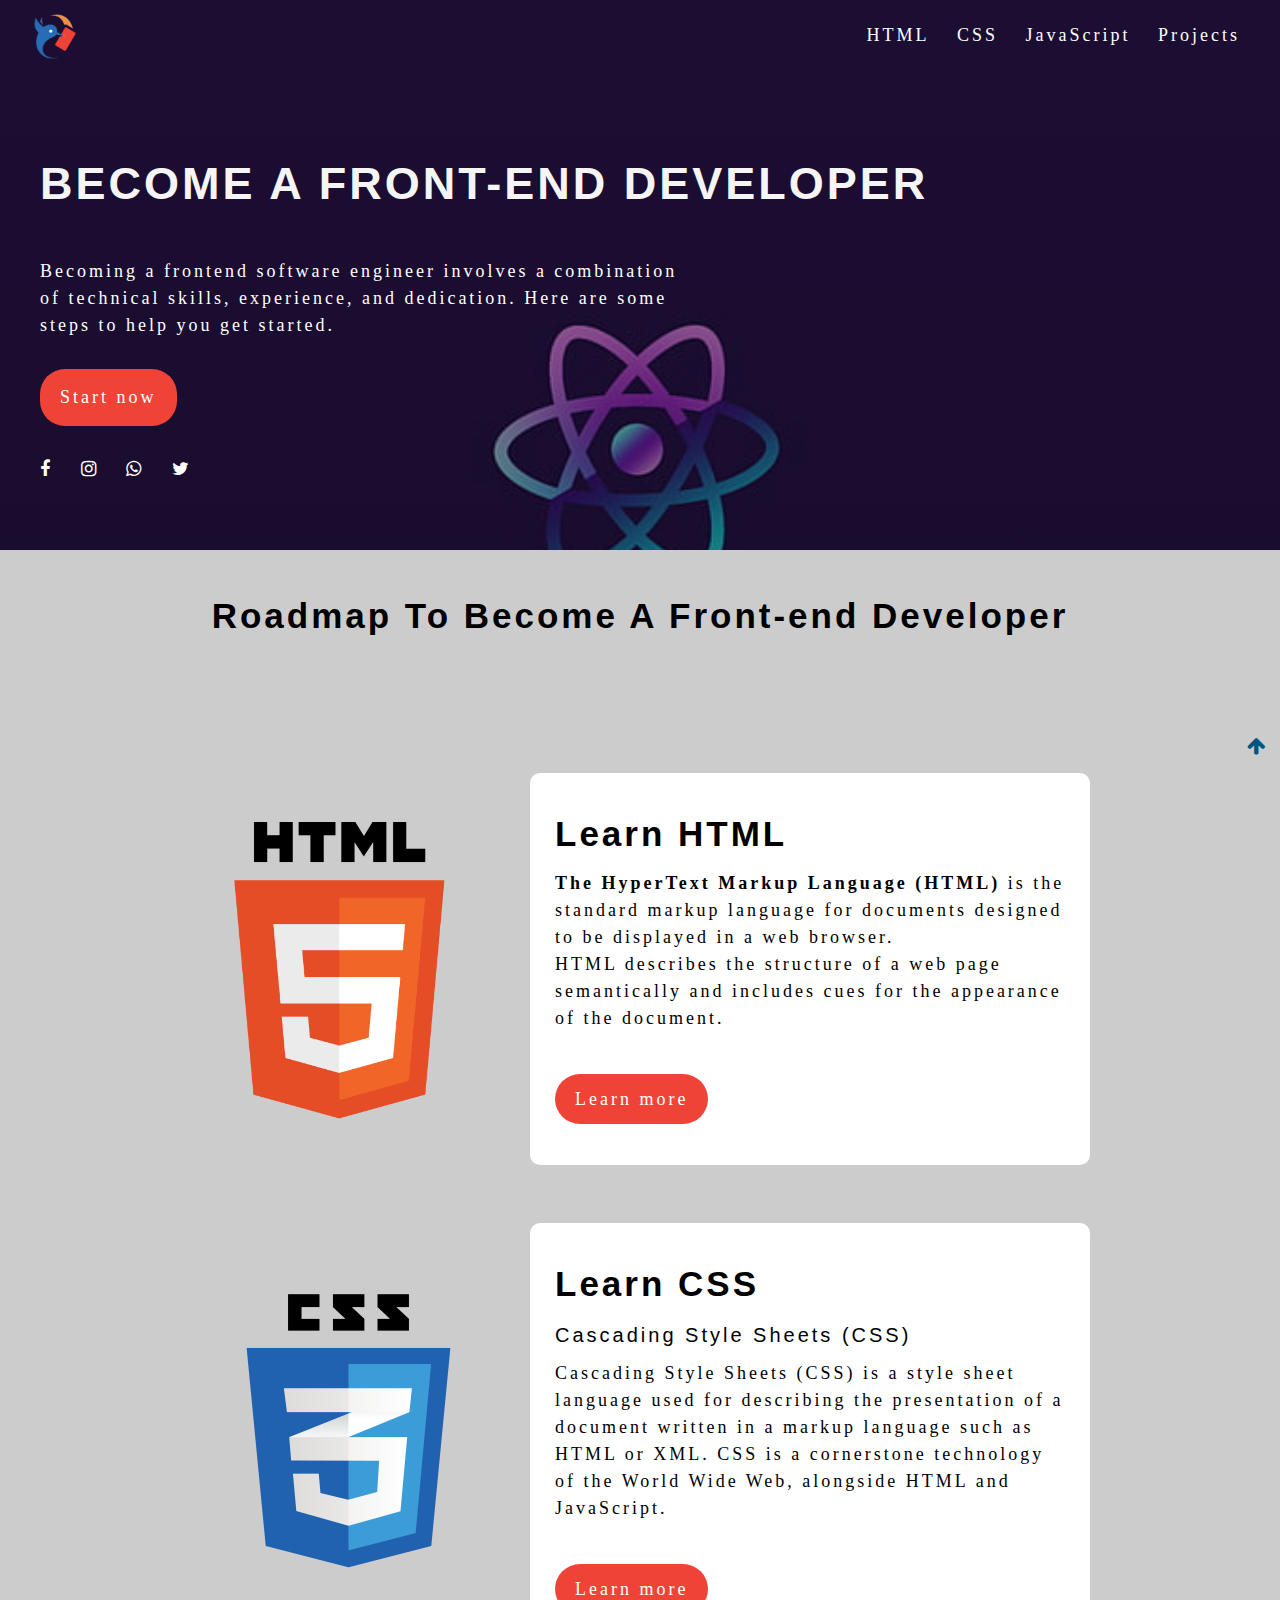
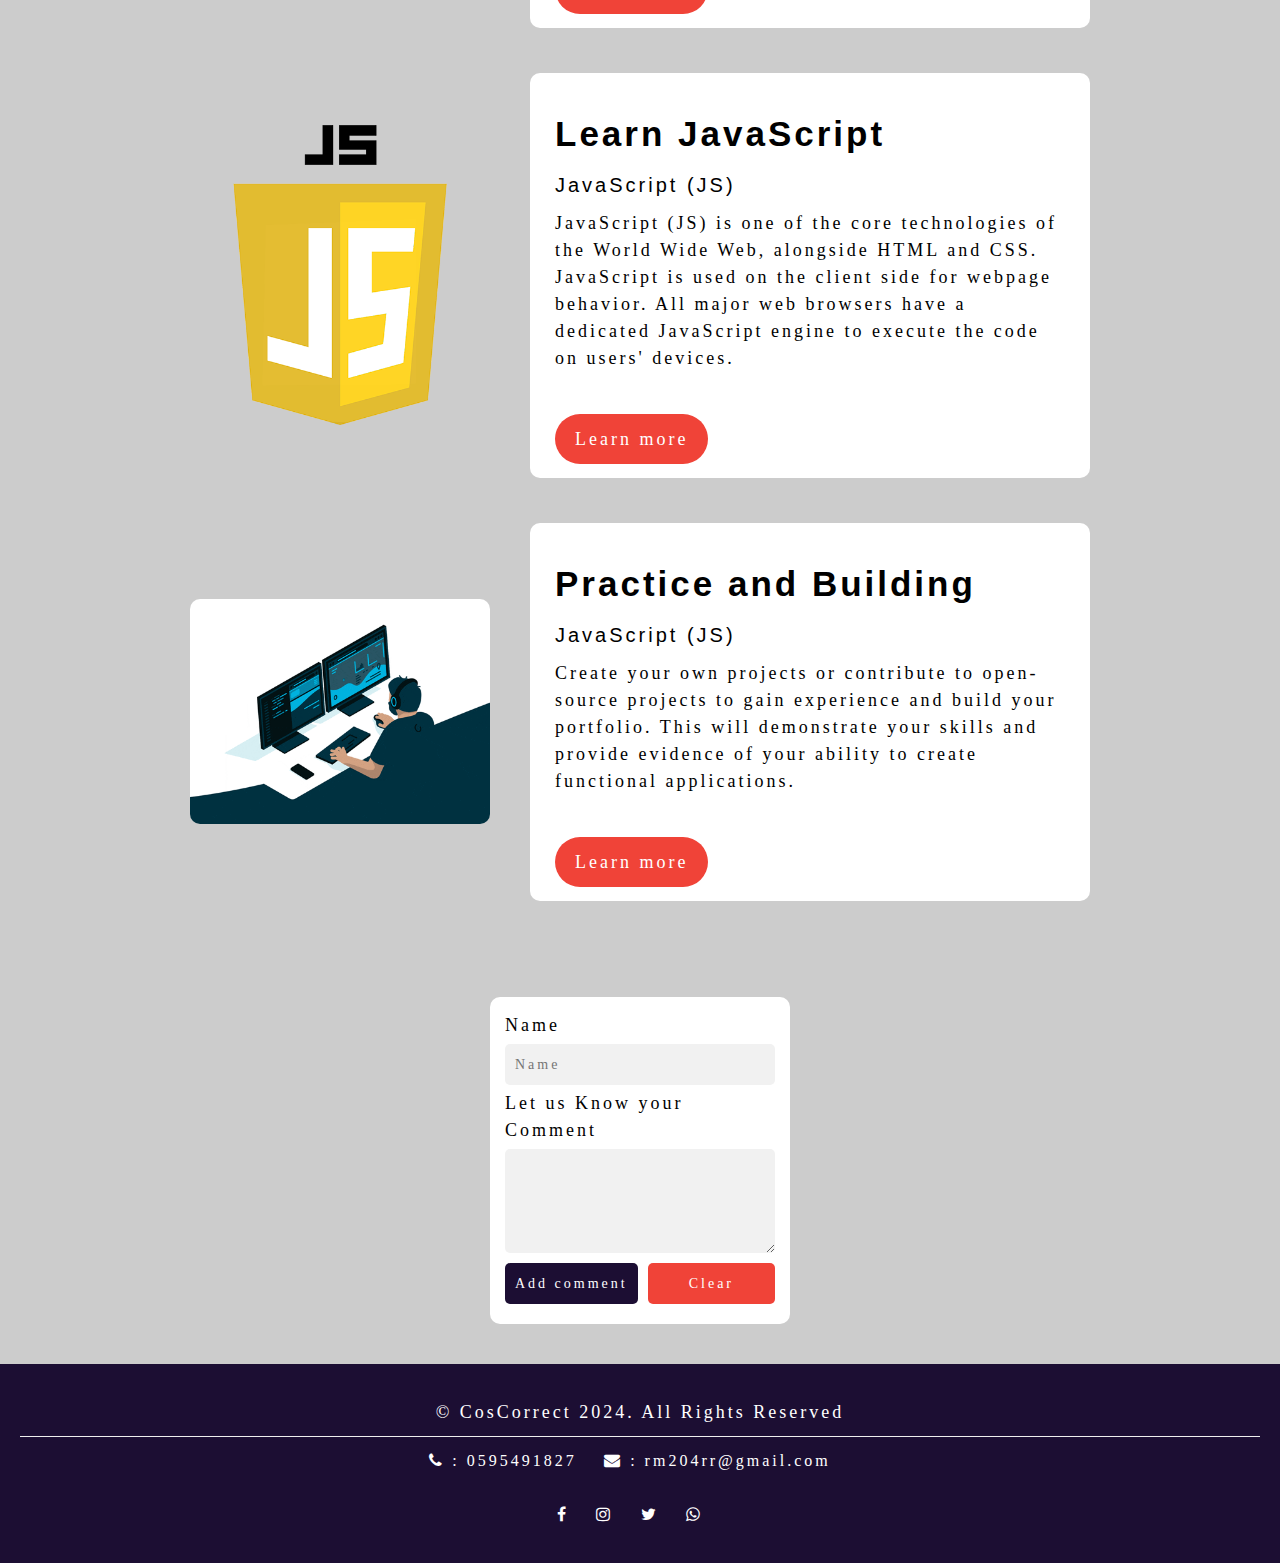
<file: index.html>
<!DOCTYPE html>
<html>
<head>
	<meta charset="utf-8">
	<meta name="viewport" content="width=device-width, initial-scale=1">
	<title>WebDev Assignment || Front-End</title>
	<link rel="icon" href="images/logo.png">
	<link rel="stylesheet" type="text/css" href="css/w3.css">
	<link rel="stylesheet" type="text/css" href="css/style.css">
	<link rel="stylesheet" type="text/css" href="css/font-awesome-4.7.0/css/font-awesome.css">
	<link href="https://cdn.jsdelivr.net/npm/bootstrap@5.2.3/dist/css/bootstrap.min.css" rel="stylesheet" 
    integrity="sha384-rbsA2VBKQhggwzxH7pPCaAqO46MgnOM80zW1RWuH61DGLwZJEdK2Kadq2F9CUG65" crossorigin="anonymous">
</head>

<!--
	Name : Adu Ricky 
	Student Id: 052230540055
	Name: AGBENKU KERZIAH 
	Student Id: 052230540051
-->

<body>
	<div id="container">
		<nav class="w3-animate-opacity">
			<a href="#">
				<img src="images/logo.png" alt="Logo" class="logo">
			</a>
			<ul>
				<a href="#html"><li>HTML</li></a>
				<a href="#css"><li>CSS</li></a>
				<a href="#jScript"><li>JavaScript</li></a>
				<a href="#projects"><li>Projects</li></a>
			</ul>
		</nav>
		<section class="hero">
			<div class="banner">
				<h1 class="w3-animate-opacity">
					Become a Front-end Developer
				</h1>
				<p class="w3-animate-opacity">
					Becoming a frontend software engineer involves a combination of technical skills, experience, and dedication. Here are some steps to help you get started.
				</p>
				<a href="#main" class="cta-btn w3-animate-opacity">
					Start now
				</a>
				<p class="w3-animate-opacity">
					<a href="#" class="icon" title="join our Facebook community">
						<i class="fa fa-facebook"></i>
					</a>

					<a href="#" class="icon" title="join our Instagram community">
						<i class="fa fa-instagram"></i>
					</a>

					<a href="#" class="icon" title="join our WhatsApp community">
						<i class="fa fa-whatsapp"></i>
					</a>

					<a href="#" class="icon" title="join our Twitter community">
						<i class="fa fa-twitter"></i>
					</a>
				</p>
			</div>
		</section>
		<main id="main">

			<section class="main-content">
				<h3 style="text-align: center;">Roadmap To Become A Front-end Developer</h3>
				<div class="course-item" id="html">
					<img src="images/html_logo.png">
					<article>
						<h3>Learn HTML</h3>
						<p>
							<strong>The HyperText Markup Language (HTML)</strong> is the standard markup language for documents designed to be displayed in a web browser.<br>
							HTML describes the structure of a web page semantically and includes cues for the appearance of the document.
							<br><br><br>
							<a href="description.html#html" class="cta-btn w3-animate-opacity">
								Learn more
							</a>
						</p>
						<br>
					</article>
				</div>

				<div class="course-item" id="css">
					<img src="images/css_logo.png">
					<article>
						<h3>Learn CSS</h3>
						<div class="card h-100">
							<div class="card-body">
								<h4 class="card-title">Cascading Style Sheets (CSS)</h4>
								<p class="card-text">
									Cascading Style Sheets (CSS) is a style sheet language used for describing the presentation of a document written in a markup language such as HTML or XML.
									CSS is a cornerstone technology of the World Wide Web, alongside HTML and JavaScript.<br><br><br>
									<a href="description.html#css" class="cta-btn w3-animate-opacity">
										Learn more
									</a>
								</p>
								
							</div>
						</div>
					</article>
				</div>

				<div class="course-item" id="jScript">
					<img src="images/js_logo.png">
					<article>
						<h3>Learn JavaScript</h3>
						<div class="card h-100">
							<div class="card-body">
								<h4 class="card-title">JavaScript (JS)</h4>
								<p class="card-text">
									JavaScript (JS) is one of the core technologies of the World Wide Web, alongside HTML and CSS.  JavaScript is used on the client side for webpage behavior. All major web browsers have a dedicated JavaScript engine to execute the code on users' devices.<br><br><br>
									<a href="description.html#jScript" class="cta-btn w3-animate-opacity">
										Learn more
									</a>
								</p>
								
							</div>
						</div>
					</article>
				</div>

				<div class="course-item" id="projects">
					<img src="images/coder2.gif">
					<article>
						<h3>Practice and Building</h3>
						<div class="card h-100">
							<div class="card-body">
								<h4 class="card-title">JavaScript (JS)</h4>
								<p class="card-text">
									Create your own projects or contribute to open-source projects to gain experience and build your portfolio. This will demonstrate your skills and provide evidence of your ability to create functional applications.<br><br><br>
									<a href="https://www.w3schools.com" class="cta-btn w3-animate-opacity" target="_blank">
										Learn more
									</a>
								</p>
								
							</div>
						</div>
					</article>
				</div>
			</section>
			<br><br>

		<!-- Comment section-->

			<div class="comment-wrap">
				<div class="card h-100">
					<div class="card-body">
				<form method="post" action="">
					<label for="name">Name</label>
					<input type="text" placeholder="Name" name="name" id="name" class="textbox" required>
					<label for="message">Let us Know your Comment</label>
					<textarea name="comment" rows="4" id="message" class="textbox" required>
						
					</textarea>
					<span class="btn-wrap">
						<input type="submit" value="Add comment" name="submit" class="submit-btn btn">
						<input type="reset" value="Clear" name="submit" class="reset-btn btn">
					</span>
				</form>
					</div>
				</div>
			</div>

		<!-- End of comment section-->

		</main>
		<a href="#" class="scroll-top-icon w3-animate-opacity" title="Scroll Top">
			<i class="fa fa-arrow-up"></i>
		</a>

		<footer>
			<p>&copy CosCorrect 2024. All Rights Reserved</p>
			<hr>
			<p>
				<a href="tel:+233201746318"><i class="fa fa-phone"></i> : 0595491827</a>  
				<a href="mailto:rm204rr@gmail.com"><i class="fa fa-envelope"></i> : rm204rr@gmail.com</a>
			</p>
			<br>
			<p>
				<a href="#"><i class="fa fa-facebook"></i></a>
				<a href="#"><i class="fa fa-instagram"></i></a>
				<a href="#"><i class="fa fa-twitter twitter"></i></a>
				<a href="#"><i class="fa fa-whatsapp whatsapp"></i></a>
			</p>
		</footer>
	</div>
	<script src="https://cdn.jsdelivr.net/npm/bootstrap@5.2.3/dist/js/bootstrap.bundle.min.js" 
	integrity="sha384-kenU1KFdBIe4zVF0s0G1M5b4hcpxyD9F7jL+jjXkk+Q2h455rYXK/7HAuoJl+0I4" crossorigin="anonymous">
    </script>
</body>
</html>
</file>
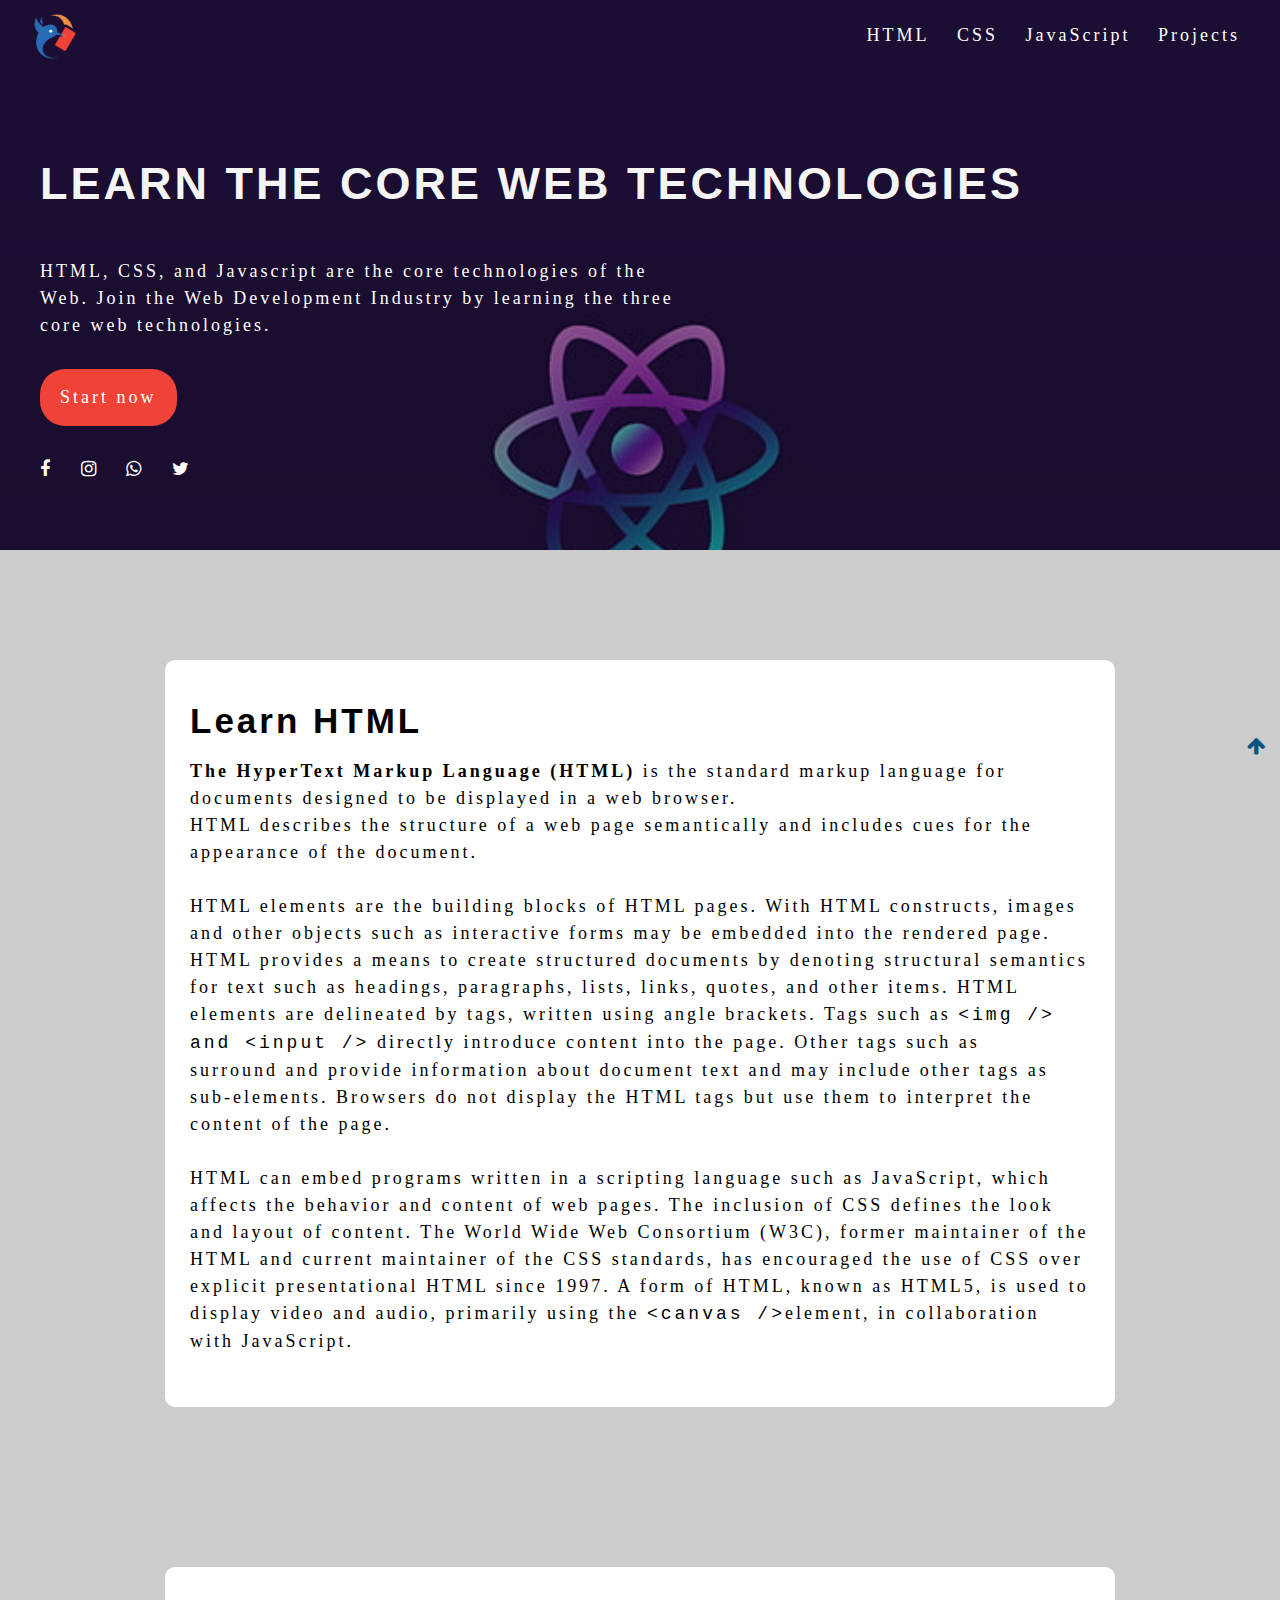
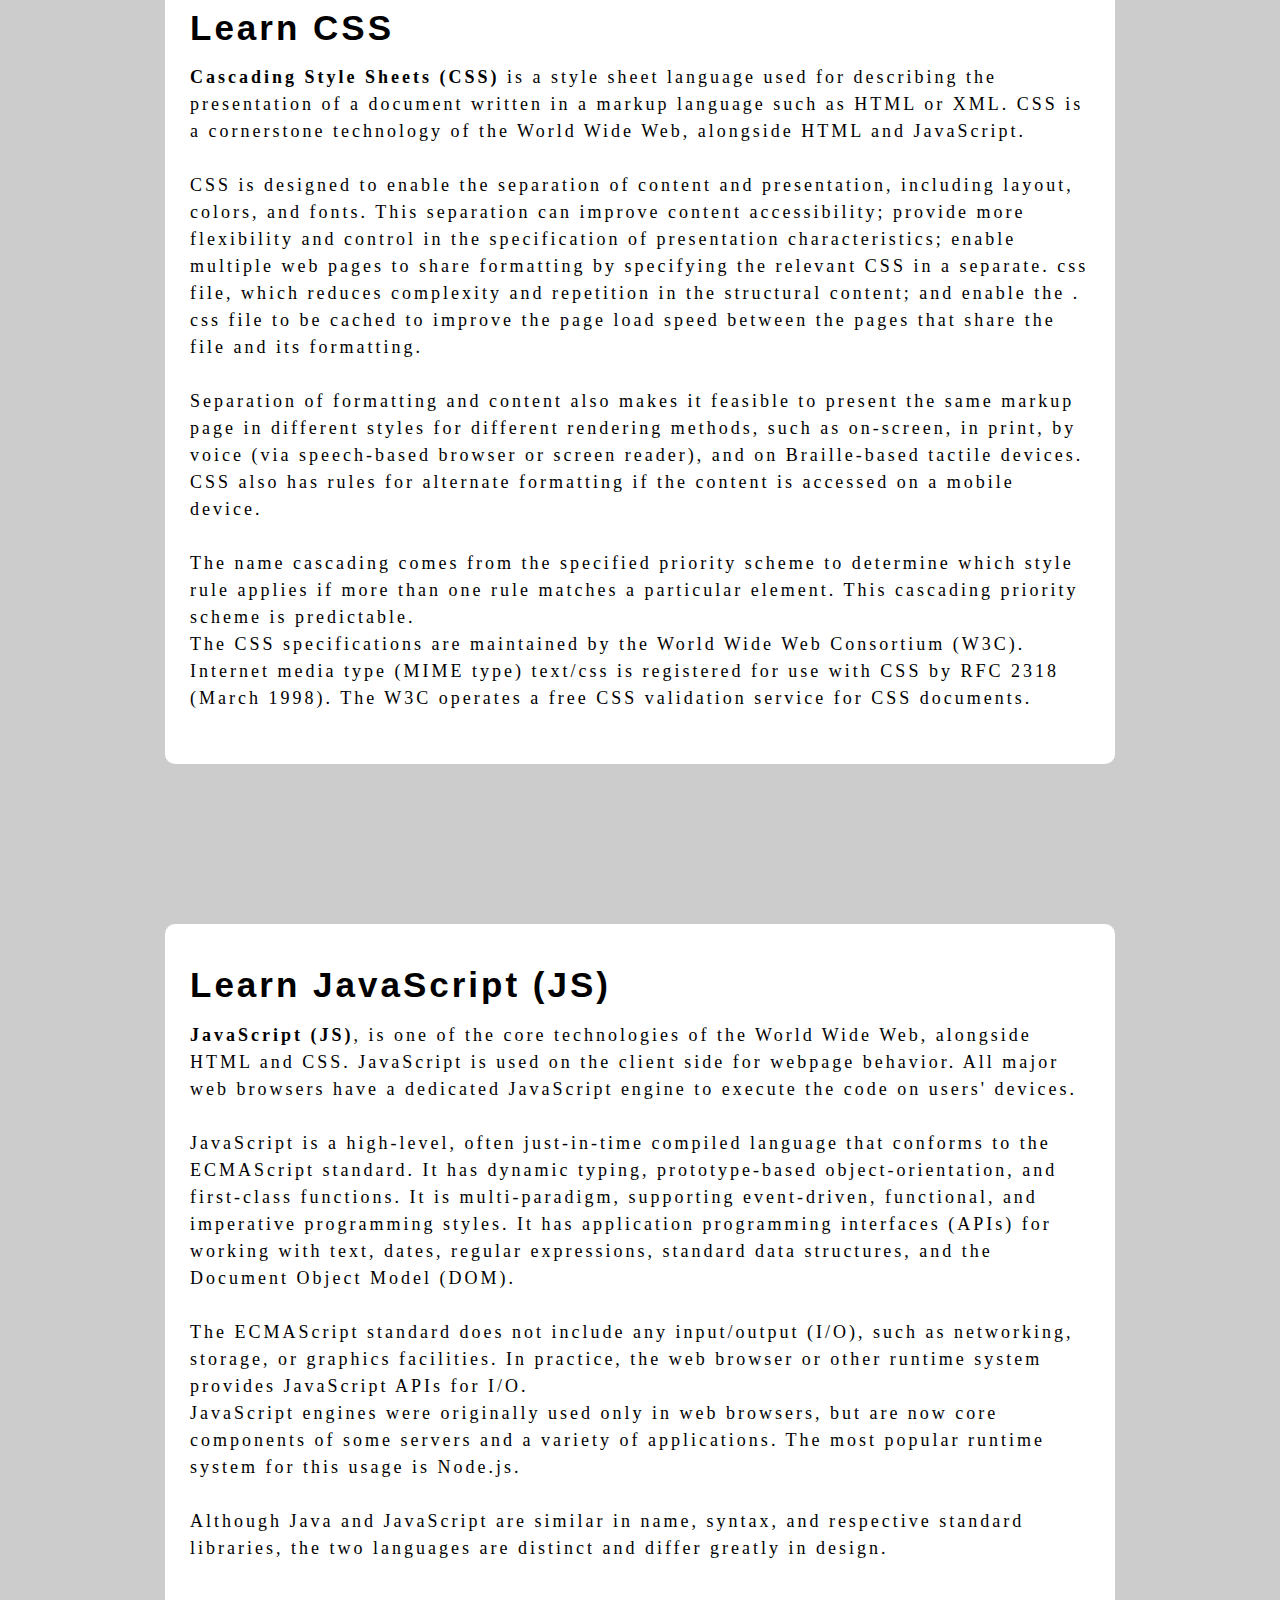
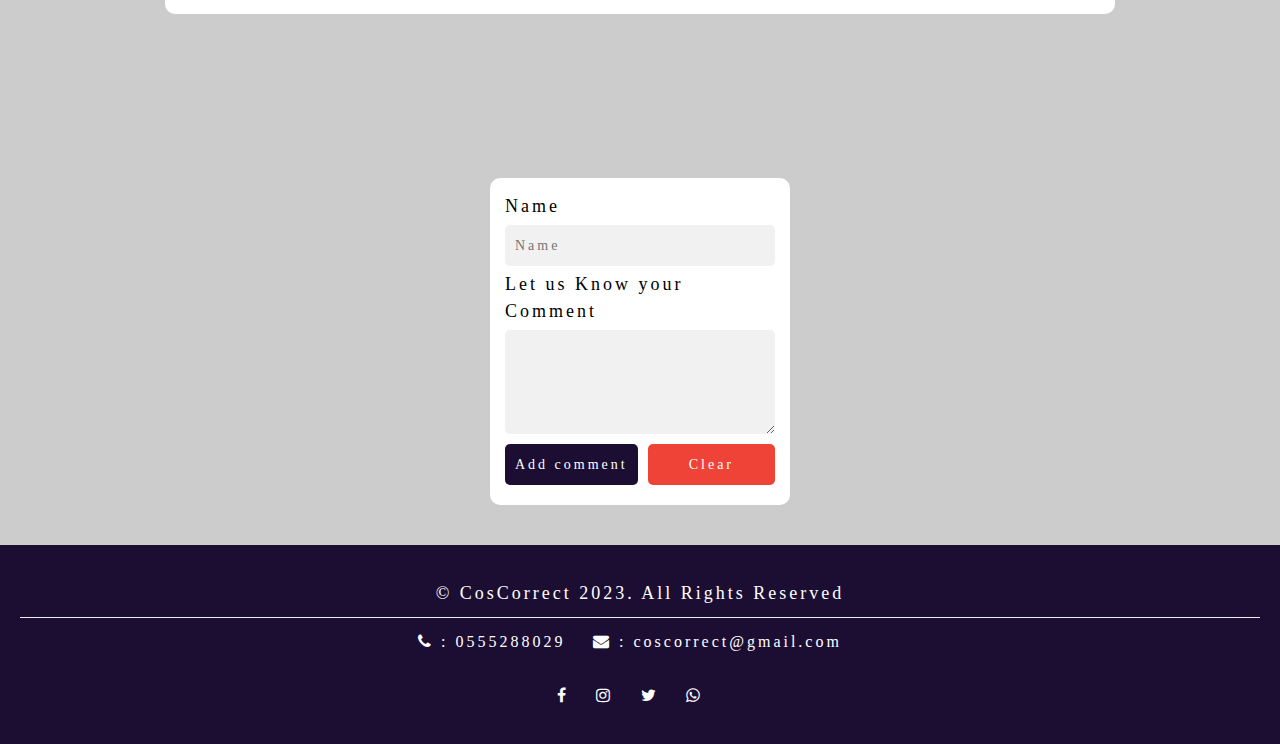
<file: description.html>
<!DOCTYPE html>
<html>
<head>
	<meta charset="utf-8">
	<meta name="viewport" content="width=device-width, initial-scale=1">
	<title>WebDev Assignment || Front-End</title>
	<link rel="icon" href="images/logo.png">
	<link rel="stylesheet" type="text/css" href="css/w3.css">
	<link rel="stylesheet" type="text/css" href="css/style.css">
	<link rel="stylesheet" type="text/css" href="css/font-awesome-4.7.0/css/font-awesome.css">
</head>

<!--
	Name : Adu Ricky
	Student Id: 
-->

<body>
	<div id="container">
		<nav class="w3-animate-opacity">
			<a href="index.html">
				<img src="images/logo.png" alt="Logo" class="logo">
			</a>
			<ul>
				<a href="#html"><li>HTML</li></a>
				<a href="#css"><li>CSS</li></a>
				<a href="#jScript"><li>JavaScript</li></a>
				<a href="https://www.w3schools.com" target="_blank"><li>Projects</li></a>
			</ul>
		</nav>
		<section class="hero">
			<div class="banner">
				<h1 class="w3-animate-opacity">
					Learn the Core Web Technologies
				</h1>
				<p class="w3-animate-opacity">
					HTML, CSS, and Javascript are the core technologies of the Web.
					Join the Web Development Industry by learning the three core web technologies.
				</p>
				<a href="#main" class="cta-btn w3-animate-opacity">
					Start now
				</a>
				<p class="w3-animate-opacity">
					<a href="#" class="icon" title="join our Facebook community">
						<i class="fa fa-facebook"></i>
					</a>

					<a href="#" class="icon" title="join our Instagram community">
						<i class="fa fa-instagram"></i>
					</a>

					<a href="#" class="icon" title="join our WhatsApp community">
						<i class="fa fa-whatsapp"></i>
					</a>

					<a href="#" class="icon" title="join our Twitter community">
						<i class="fa fa-twitter"></i>
					</a>
				</p>
			</div>
		</section>
		<main id="main">

			<section class="description-content">
				<div class="description-item" id="html">
					<article>
						<h3>Learn HTML</h3>
						<p>
							<strong>The HyperText Markup Language (HTML)</strong> is the standard markup language for documents designed to be displayed in a web browser.<br>
							HTML describes the structure of a web page semantically and includes cues for the appearance of the document.
						</p>
						<br>
						<p>
							HTML elements are the building blocks of HTML pages. With HTML constructs, images and other objects such as interactive forms may be embedded into the rendered page. HTML provides a means to create structured documents by denoting structural semantics for text such as headings, paragraphs, lists, links, quotes, and other items. HTML elements are delineated by tags, written using angle brackets. Tags such as <code>&lt;img /&gt; and &lt;input /&gt;</code> directly introduce content into the page. Other tags such as <p> surround and provide information about document text and may include other tags as sub-elements. Browsers do not display the HTML tags but use them to interpret the content of the page.
						</p>
						<br>
						<p>
							HTML can embed programs written in a scripting language such as JavaScript, which affects the behavior and content of web pages. The inclusion of CSS defines the look and layout of content. The World Wide Web Consortium (W3C), former maintainer of the HTML and current maintainer of the CSS standards, has encouraged the use of CSS over explicit presentational HTML since 1997. A form of HTML, known as HTML5, is used to display video and audio, primarily using the <code>&lt;canvas /&gt;</code>element, in collaboration with JavaScript.
						</p>

						<br>
					</article>
				</div>


				<div class="description-item" id="css">
					<article>
						<h3>Learn CSS</h3>
						<p>
							<strong>Cascading Style Sheets (CSS)</strong> is a style sheet language used for describing the presentation of a document written in a markup language such as HTML or XML.
							CSS is a cornerstone technology of the World Wide Web, alongside HTML and JavaScript.
						</p>
						<br>
						<p>
							CSS is designed to enable the separation of content and presentation, including layout, colors, and fonts. This separation can improve content accessibility; provide more flexibility and control in the specification of presentation characteristics; enable multiple web pages to share formatting by specifying the relevant CSS in a separate. css file, which reduces complexity and repetition in the structural content; and enable the . css file to be cached to improve the page load speed between the pages that share the file and its formatting.
						</p>
						<br>
						<p>
							Separation of formatting and content also makes it feasible to present the same markup page in different styles for different rendering methods, such as on-screen, in print, by voice (via speech-based browser or screen reader), and on Braille-based tactile devices. CSS also has rules for alternate formatting if the content is accessed on a mobile device.<br><br>
							The name cascading comes from the specified priority scheme to determine which style rule applies if more than one rule matches a particular element. This cascading priority scheme is predictable.<br>
							The CSS specifications are maintained by the World Wide Web Consortium (W3C). Internet media type (MIME type) text/css is registered for use with CSS by RFC 2318 (March 1998). The W3C operates a free CSS validation service for CSS documents.

						</p>

						<br>
					</article>
				</div>


				<div class="description-item" id="jScript">
					<article>
						<h3>Learn JavaScript (JS)</h3>
						<p>
							<strong>JavaScript (JS)</strong>, is one of the core technologies of the World Wide Web, alongside HTML and CSS.  JavaScript is used on the client side for webpage behavior. All major web browsers have a dedicated JavaScript engine to execute the code on users' devices.
						</p>
						<br>
						<p>
							JavaScript is a high-level, often just-in-time compiled language that conforms to the ECMAScript standard. It has dynamic typing, prototype-based object-orientation, and first-class functions. It is multi-paradigm, supporting event-driven, functional, and imperative programming styles. It has application programming interfaces (APIs) for working with text, dates, regular expressions, standard data structures, and the Document Object Model (DOM).
						</p>
						<br>
						<p>
							The ECMAScript standard does not include any input/output (I/O), such as networking, storage, or graphics facilities. In practice, the web browser or other runtime system provides JavaScript APIs for I/O.
							<br>
							JavaScript engines were originally used only in web browsers, but are now core components of some servers and a variety of applications. The most popular runtime system for this usage is Node.js.
							<br><br>
							Although Java and JavaScript are similar in name, syntax, and respective standard libraries, the two languages are distinct and differ greatly in design.
						</p>

						<br>
					</article>
				</div>

			</section>
			<br><br>


			<!-- Comment section-->

			<div class="comment-wrap">
				<div class="card h-100">
					<div class="card-body">
				<form method="post" action="">
					<label for="name">Name</label>
					<input type="text" placeholder="Name" name="name" id="name" class="textbox" required>
					<label for="message">Let us Know your Comment</label>
					<textarea name="comment" rows="4" id="message" class="textbox" required>
						
					</textarea>
					<span class="btn-wrap">
						<input type="submit" value="Add comment" name="submit" class="submit-btn btn">
						<input type="reset" value="Clear" name="submit" class="reset-btn btn">
					</span>
				</form>
					</div>
				</div>
			</div>

		<!-- End of comment section-->

		</main>

		<a href="#" class="scroll-top-icon w3-animate-opacity" title="Scroll Top">
			<i class="fa fa-arrow-up"></i>
		</a>

		<footer>
			<p>&copy CosCorrect 2023. All Rights Reserved</p>
			<hr>
			<p>
				<a href="tel:+233245495617"><i class="fa fa-phone"></i> : 0555288029</a>  
				<a href="mailto:effaholiver19@gmail.com"><i class="fa fa-envelope"></i> : coscorrect@gmail.com</a>
			</p>
			<br>
			<p>
				<a href="#"><i class="fa fa-facebook"></i></a>
				<a href="#"><i class="fa fa-instagram"></i></a>
				<a href="#"><i class="fa fa-twitter twitter"></i></a>
				<a href="#"><i class="fa fa-whatsapp whatsapp"></i></a>
			</p>
		</footer>
	</div>
</body>
</html>
</file>
<file: css/style.css>
*{
	margin: 0; padding: 0; font-size: 18px;
	box-sizing: border-box ; list-style: none;
	text-decoration: none; font-family: Tahoma;
	letter-spacing: 3px; scroll-behavior: smooth; 
	transition: 0.1s; outline: none;
}


html, body{
	background: #ccc;
}

article a{
	text-decoration: none;
}

.banner a {
	text-decoration: none;
}

nav{
	top: 0;
	width: 100%;
	height: 70px;
	padding: 10px 30px;
	display: flex;
	align-items: center;
	z-index: 999;
	background: #1C0E33;
	position: fixed;
	justify-content: space-between;
}

nav ul li{
	cursor: pointer;
	padding: 10px;
	display: inline-block;
}

nav ul li{
	color: white;
}

nav ul li:hover{
	color: #F04338;
	border-radius: 3px;
	border-bottom: 1px solid #F04338;
}

.logo{
	width: 50px;
}

.hero{
	width: 100%;
	padding: 100px 40px;
	height: 550px;
	background-size: cover;
	background-attachment: fixed;
	background-position: center;
	background-repeat: no-repeat;
	background-image:linear-gradient(rgba(0,0,0,0.4),rgba(0,0,0,0.5)),url(../images/hero-back.jpg);
}

.banner{
	color: white;
	padding: 40px 0;
	display: flex;
	flex-direction: column;
	justify-content: space-between;
	align-items: flex-start;
}

.banner h1{
	color: whitesmoke;
	font-size: 45px;
	font-weight: bold;
	text-transform: uppercase;
}

.banner p{
	width: 55%;
	margin: 30px 0;
}

.banner .icon{
	color: white;
	font-weight: normal;
	margin-right: 20px;
}

 .fa:hover{
	color: #F04338;
}

.cta-btn{
	color: white;
	//font-weight: bold;
	padding: 15px 20px;
	border-radius: 25px;
	background: #F04338;
}

.cta-btn:hover{
	letter-spacing: 4px;
}


main{
	margin: 40px;
}

.course-item{
	width: 900px;
	height: 350px;
	padding: 30px 0;
	margin: 100px auto;
	display: grid;
	grid-gap: 40px;
	align-items: center;
	grid-template-columns: 300px 1fr;
}

.description-item{
	width: 950px;
	padding: 50px 0;
	margin: 60px auto;
	display: grid;
	align-items: center;
	grid-template-columns: 1fr;
}

.course-item article{
	width: 100%;
	height: 100%;
	padding: 25px;
	border-radius: 10px;
	border: none;
	background: white;
}

.description-item article{
	background: white;
	padding: 25px;
	border-radius: 10px;
	border: none;
}

.course-item img{
	width: 100%;
	cursor: pointer;
	border-radius: 10px;
}

.course-item .cta-btn:hover{
	box-shadow: 0 2px 6px #ccc;
}

.course-item img:hover{
	margin-left: -10px;
	transition: 0.1s;
}

main h2{
	font-size: 55px;
	margin: 80px 0;
	font-weight: bold;
	text-align: center;
	text-transform: uppercase;
}

main h3{
	font-size: 35px;
	font-weight: bold;
}	

.comment-wrap{
	padding: 15px;
	width: 300px;
	margin: 0 auto;
	display: grid;
	grid-gap: 30px;
	background: white;
	border-radius: 10px;
	grid-template-columns: 1fr;
}

.comment-wrap form{
	width: 100%;
	display: flex;
	font-size: 14px;
	flex-direction: column;
}

.comment-wrap .message{
	font-size: 12px;
	margin: 0 5px;
}



.comment-wrap input, textarea{
	width: 100%;
	padding: 10px;
	margin: 5px 0;
	border-radius: 5px;
	border: none;
	background: #f1f1f1;
	font-size: 14px;
}

.comment-wrap .btn{
	color: white;
	cursor: pointer;
	border:  none;
	border-radius: 5px;
}

.comment-wrap .submit-btn{ background: #1C0E33;}

.comment-wrap .reset-btn{background: #F04338;}


.comment-wrap  .btn-wrap{
	width: 100%;
	display: grid;
	grid-gap: 10px;
	grid-template-columns: repeat(2, 1fr);
}

.scroll-top-icon{
	bottom: 120px;
	right: 5px;
	font-size: 20px;
	color: #01547f;
	position: fixed;
	z-index: 10000;
	cursor: pointer;
	transition: 0.3s;
	border: none;
	background: #ccc;
	border-radius: 5px;
	padding: 4px 6px;
	transform: translateY(-15px);
}

.scroll-top-icon:hover{
	transform: rotate(-360deg);
}

footer{
	color: white;
	width: 100%;
	padding: 35px 20px;
	text-align: center;
	background: #1C0E33;
}

footer hr{
	margin: 10px 0;
}

footer p a{
	font-size: 16px;
	color: white;
	margin-right: 20px;
	text-decoration: none;
}



@media(max-width: 1000px){
	
	.hero{
		height: auto;
	}

	.course-item{
		width: 100%;
	}

	.description-item{
		width: 100%;
	}
}


@media(max-width: 800px){
		
	nav{
		padding: 10px 20px;
		position: relative;
	}

	nav ul li{
		padding: 0;
	}

	.hero{
		height: auto;
		padding: 20px;
	}

	.banner h1{
		font-size: 25px;
	}

	.banner p{
		width: 100%;
	}

	main h2{
		font-size: 30px;
	}

	.course-item{
		width: 100%;
		height: auto;
		padding: 30px 0;
		margin: 30px auto;
		display: grid;
		grid-gap: 20px;
		grid-template-columns: 1fr;
	}

	.description-item{
		width: 100%;
		padding: 50px 0;
		margin: 50px auto;
		display: grid;
		grid-gap: 20px;
		align-items: center;
		grid-template-columns: 1fr;
	}

}
</file>
